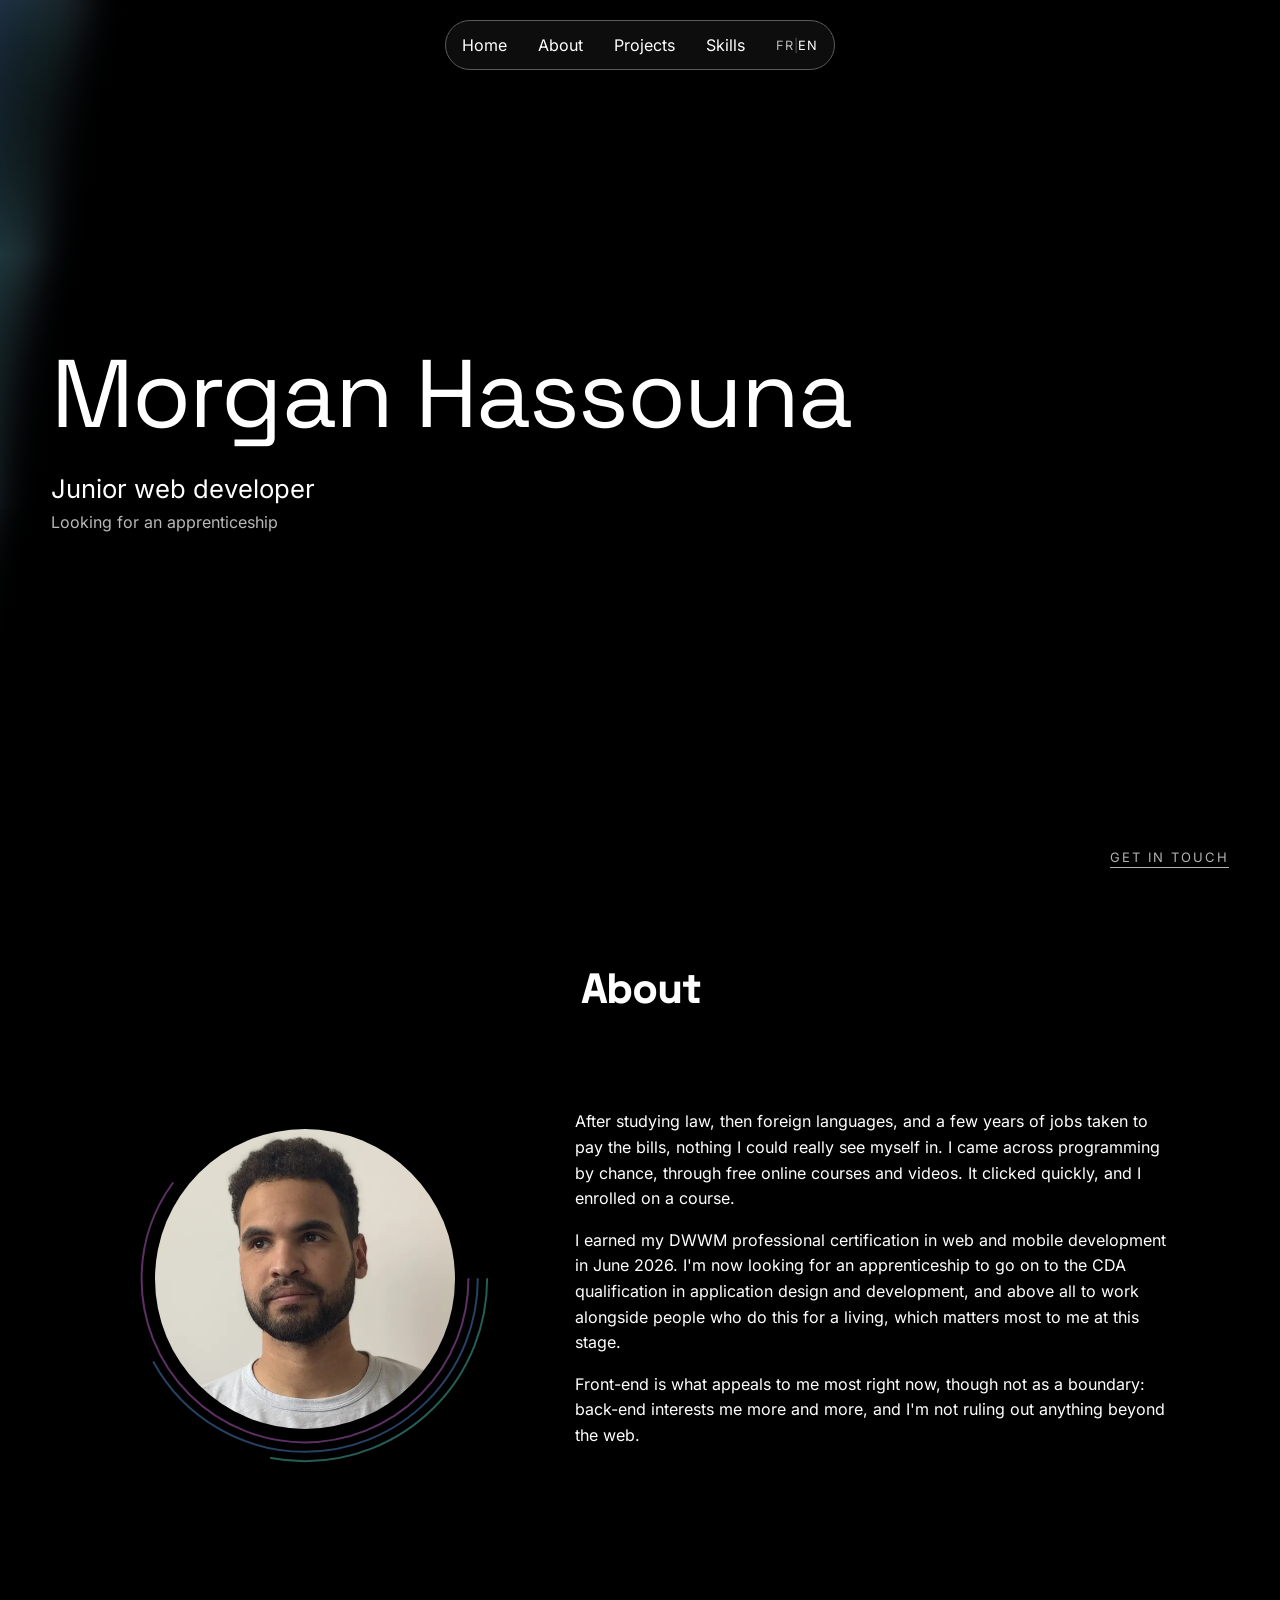
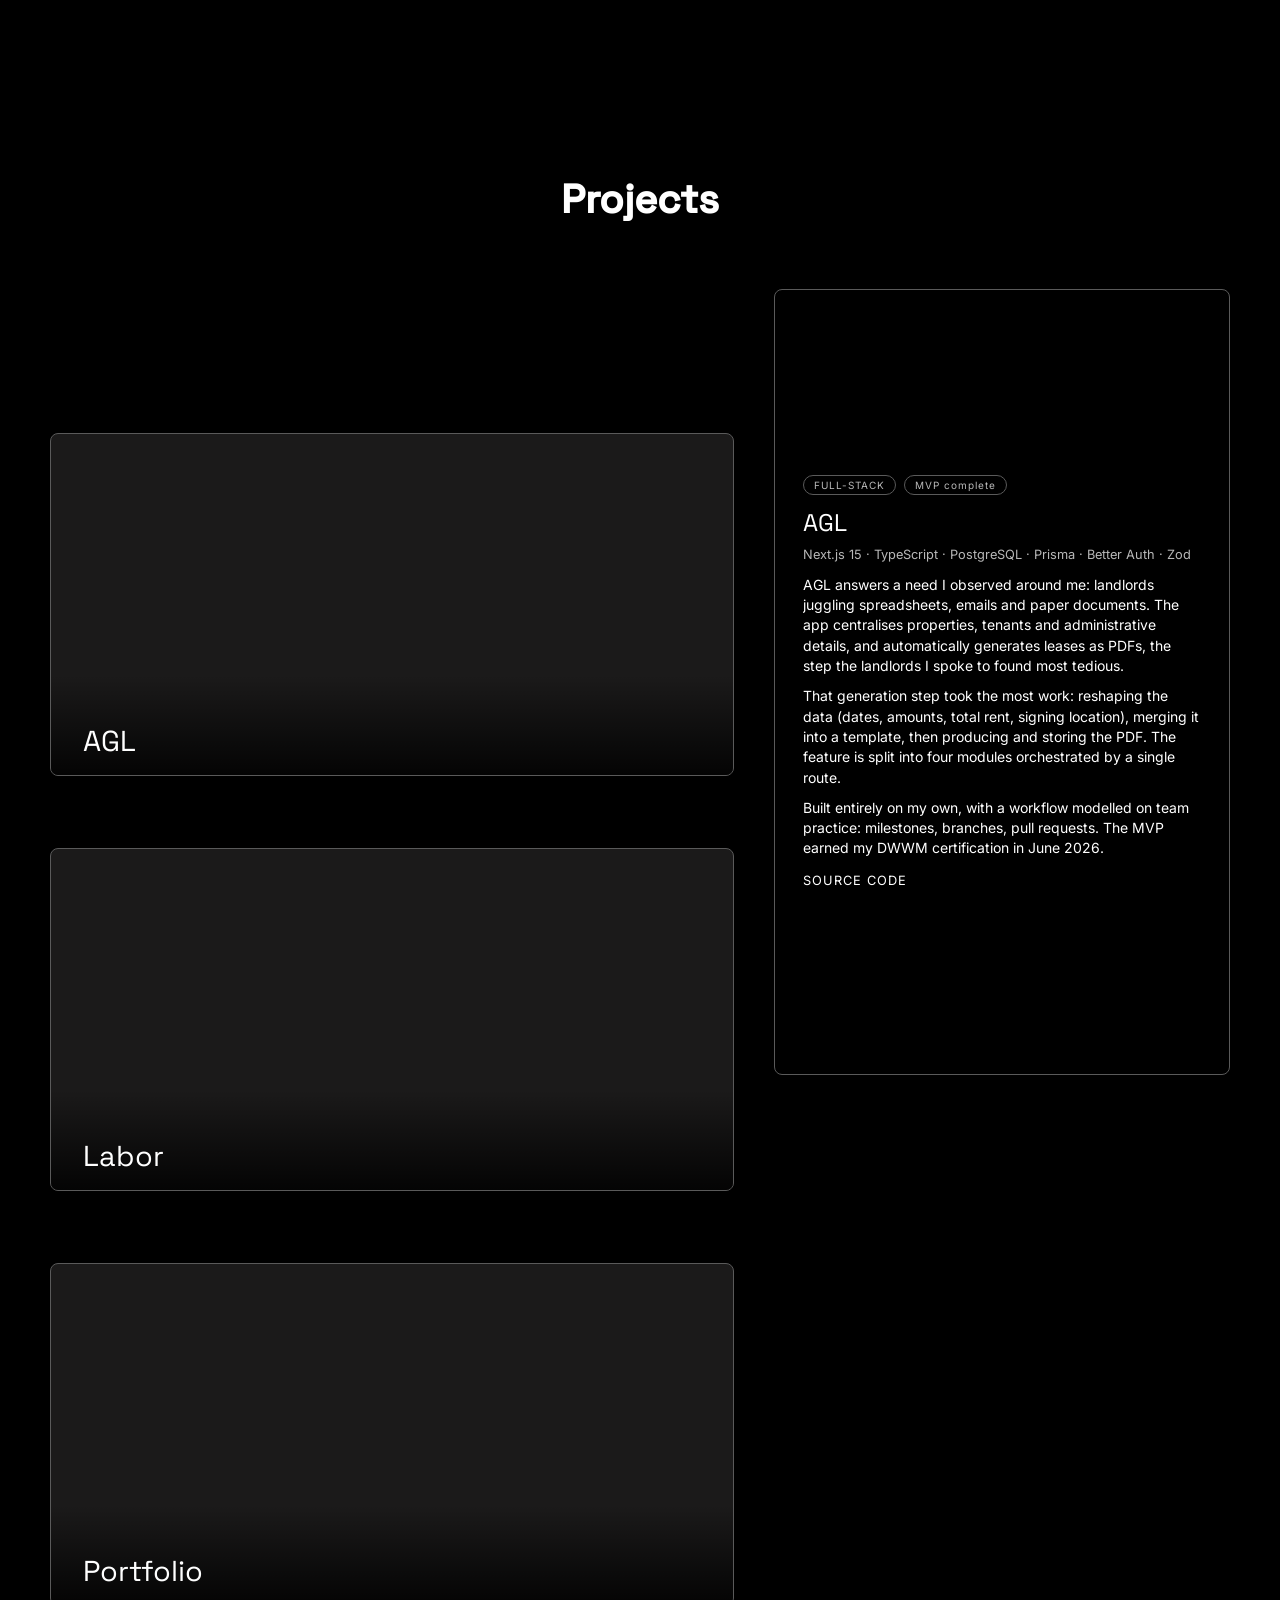
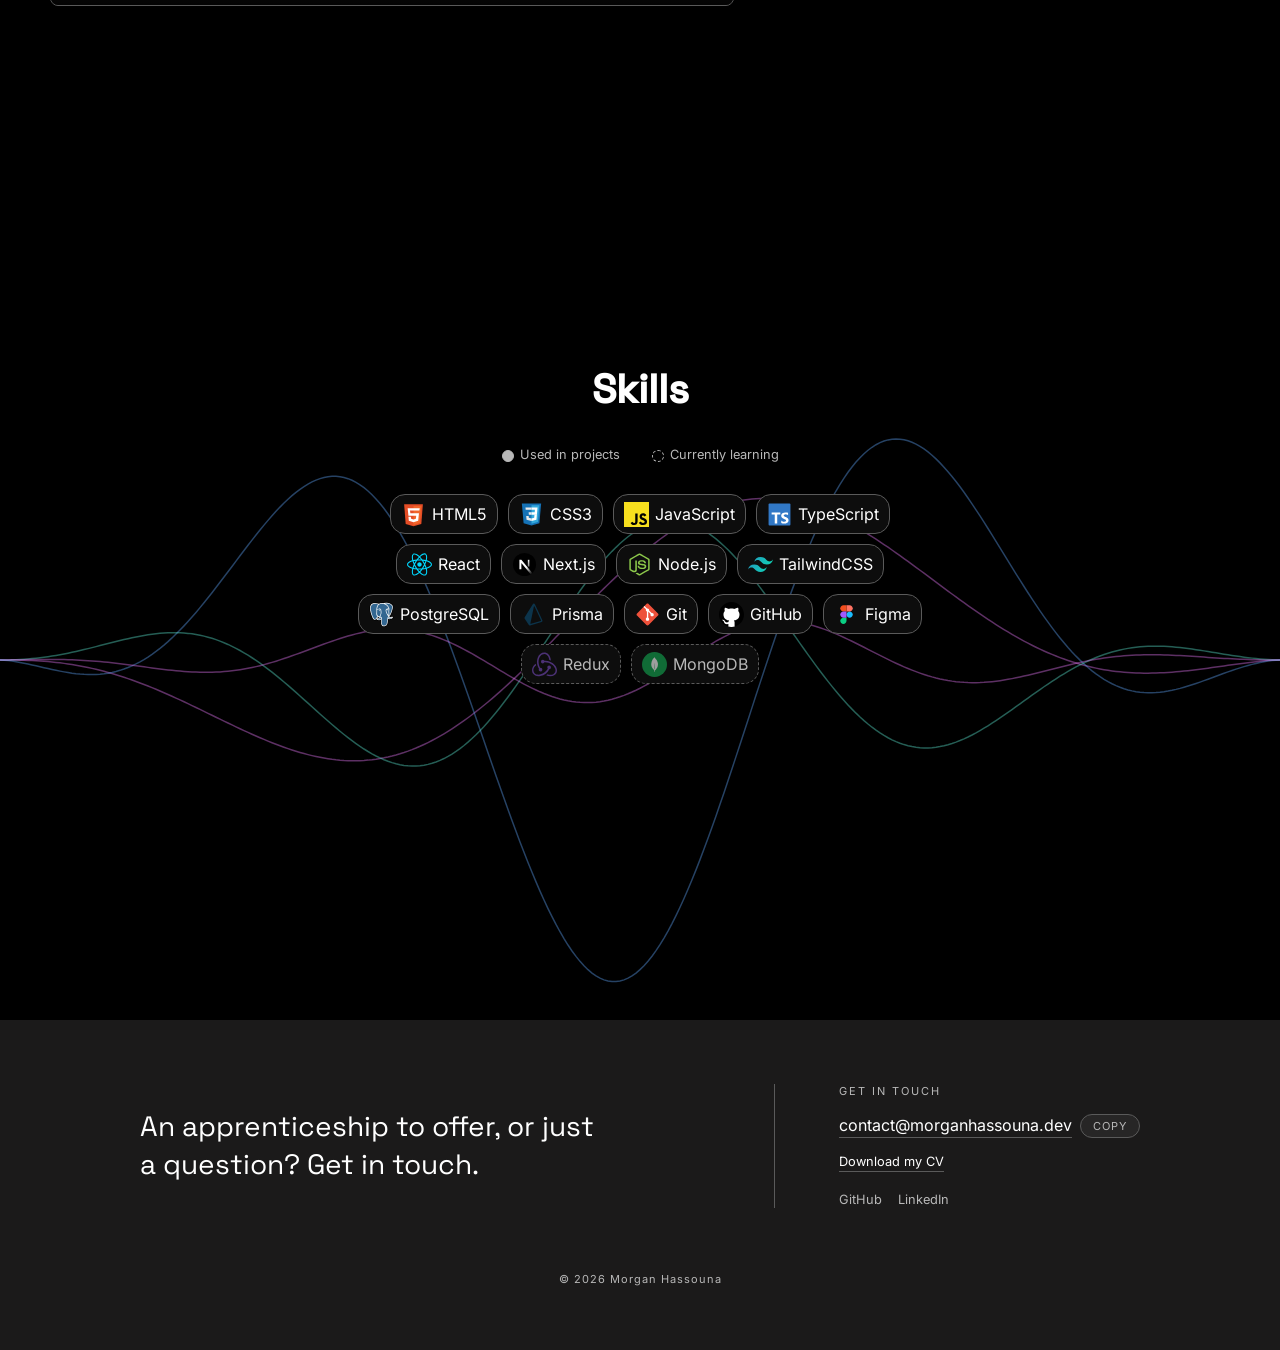
<file: index.html>
<!DOCTYPE html>
<html lang="fr">
<head>
  <meta charset="UTF-8" />
  <meta name="viewport" content="width=device-width, initial-scale=1.0" />

  <title>Morgan Hassouna · Développeur web junior</title>
  <meta name="description" content="Développeur web junior, titre DWWM obtenu en 2026. En recherche d'alternance à Paris, Bordeaux ou Toulouse. Projets en Next.js, React et TypeScript." />

  <!-- Open Graph : image a produire en phase 6 (1200x630) -->
  <meta property="og:type" content="website" />
  <meta property="og:title" content="Morgan Hassouna · Développeur web junior" />
  <meta property="og:description" content="Développeur web junior, titre DWWM obtenu en 2026. En recherche d'alternance à Paris, Bordeaux ou Toulouse." />
  <meta property="og:image" content="PLACEHOLDER_OG_IMAGE" />
  <meta property="og:locale" content="fr_FR" />
  <meta property="og:locale:alternate" content="en_US" />

  <link rel="icon" href="favicon.ico" sizes="32x32" />
  <link rel="icon" href="icon.svg" type="image/svg+xml" />
  <link rel="apple-touch-icon" href="apple-touch-icon.png" />
  <!-- Preload des deux polices du premier ecran : evite le flash de police de secours -->
  <link rel="preload" href="fonts/space-grotesk-latin-400-normal.woff2" as="font" type="font/woff2" crossorigin />
  <link rel="preload" href="fonts/inter-latin-400-normal.woff2" as="font" type="font/woff2" crossorigin />

  <link rel="stylesheet" href="styles.css" />
</head>

<body>

  <!-- ====================================================== NAVBAR ====== -->
  <header>
    <nav id="navbar" class="navbar">
      <ul class="nav-links">
        <li class="navlink"><a href="#s-hero"     data-i18n="nav.home">Accueil</a></li>
        <li class="navlink"><a href="#s-about"    data-i18n="nav.about">À propos</a></li>
        <li class="navlink"><a href="#s-projects" data-i18n="nav.projects">Projets</a></li>
        <li class="navlink"><a href="#s-skills"   data-i18n="nav.skills">Skills</a></li>
        <li class="navlink lang-switch" role="group" data-i18n-aria-label="nav.langAria" aria-label="Changer de langue">
          <button type="button" class="lang-btn is-active" data-lang="fr" lang="fr" aria-label="Français" aria-pressed="true">FR</button>
          <span class="lang-sep" aria-hidden="true">|</span>
          <button type="button" class="lang-btn" data-lang="en" lang="en" aria-label="English" aria-pressed="false">EN</button>
        </li>
      </ul>
    </nav>
  </header>

  <main>

    <!-- ==================================================== HERO ======== -->
    <section id="s-hero" class="hero">
      <div class="mask-h"></div>
      <div class="mask-v"></div>

      <div class="hero-content">
        <div class="hero-identity">
          <h1 class="hero-title" data-i18n="hero.name">Morgan Hassouna</h1>
          <p class="hero-role"   data-i18n="hero.role">Développeur web junior</p>
          <!-- Ligne a vider quand l'alternance est trouvee -->
          <p class="hero-status" data-i18n="hero.status">En recherche d'alternance</p>
        </div>

        <div class="hero-footer">
          <a href="#contact" data-i18n="hero.cta">me contacter</a>
        </div>
      </div>
    </section>

    <!-- ==================================================== ABOUT ======= -->
    <section id="s-about">
      <h2 data-i18n="about.heading">À propos</h2>

      <div class="about-content">
        <div class="about-photo">
          <img src="img/ctn/pdp-about.webp"
               width="600" height="638"
               loading="lazy" decoding="async"
               data-i18n-alt="about.imageAlt"
               alt="Portrait de Morgan Hassouna" />

          <!-- Anneaux decoratifs : reglages dans styles.css, section 1 (--ring-*) -->
          <svg class="about-rings" aria-hidden="true" focusable="false">
            <circle class="ring ring-1" cx="50%" cy="50%" r="41.9%" pathLength="100" />
            <circle class="ring ring-2" cx="50%" cy="50%" r="44.3%" pathLength="100" />
            <circle class="ring ring-3" cx="50%" cy="50%" r="46.7%" pathLength="100" />
          </svg>
        </div>

        <div class="about-text">
          <p data-i18n="about.p1">Des études en droit, puis en langues étrangères et plusieurs années de travail alimentaire, rien dans quoi vraiment me projeter. La programmation, je l'ai croisée par hasard, en suivant des cours gratuits et des vidéos. J'ai vite accroché, et je me suis inscrit à une formation.</p>
          <p data-i18n="about.p2">Titre professionnel Développeur Web et Web Mobile obtenu en juin 2026. Je cherche maintenant une alternance pour enchaîner sur le titre Concepteur Développeur d'Applications et surtout pour travailler aux côtés de gens du métier, ce qui compte le plus à mes yeux à ce stade.</p>
          <p data-i18n="about.p3">Le front-end est ce qui me parle le plus pour l'instant, sans que ce soit une frontière : le back m'intéresse de plus en plus, et je ne m'interdis pas de découvrir autre chose que le web.</p>
        </div>
      </div>
    </section>

    <!-- ==================================================== PROJETS ===== -->
    <!--
      Contenu duplique volontairement : colonne desktop (.project-*) et
      carrousel mobile (.pcard). Toute modification doit etre faite dans les
      deux blocs ET dans content.js. Voir la note en bas de fichier.
      Limite : 780 caracteres par projet pour les paragraphes de description
      cumules (voir styles.css, section 6).
    -->
    <section id="s-projects">
      <div class="project-title">
        <h2 data-i18n="projects.heading">Projets</h2>
      </div>

      <!-- ---------- Desktop : colonne scrollable + panneau sticky ------- -->
      <div class="scroll-section-projects">

        <div class="project-left">
          <article class="project-card" data-project="agl">
            <img src="img/ctn/screen-agl.webp" width="1440" height="725" loading="lazy" decoding="async" data-i18n-alt="agl.imgAlt" alt="Capture de l'application AGL" />
            <h3 data-i18n="agl.name">AGL</h3>
          </article>

          <article class="project-card" data-project="labor">
            <img src="img/ctn/screen-labor.webp" width="1440" height="726" loading="lazy" decoding="async" data-i18n-alt="labor.imgAlt" alt="Capture de la plateforme Labor" />
            <h3 data-i18n="labor.name">Labor</h3>
          </article>

          <article class="project-card" data-project="portfolio">
            <img src="img/ctn/screen-portfolio.webp" width="1440" height="732" loading="lazy" decoding="async" data-i18n-alt="portfolio.imgAlt" alt="Capture de ce portfolio" />
            <h3 data-i18n="portfolio.name">Portfolio</h3>
          </article>
        </div>

        <div class="project-right">
          <div class="project-card-fixed">

            <!-- AGL -->
            <div class="project-panel is-active" data-project="agl">
              <div class="project-badges">
                <span class="project-domain">FULL-STACK</span>
                <span class="project-status" data-i18n="agl.status">MVP terminé</span>
              </div>
              <h3 data-i18n="agl.name">AGL</h3>
              <p class="project-stack">Next.js 15 · TypeScript · PostgreSQL · Prisma · Better Auth · Zod</p>
              <p data-i18n="agl.p1">AGL répond à un besoin observé autour de moi : des propriétaires qui jonglent entre tableurs, mails et documents papier. L'application centralise biens, locataires et informations administratives, et génère automatiquement les baux en PDF, l'étape que les bailleurs jugeaient la plus pénible.</p>
              <p data-i18n="agl.p2">C'est cette génération qui m'a demandé le plus de travail : transformer les données (dates, montants, loyer total, lieu de signature), les fusionner dans un template, puis produire et stocker le PDF. La fonctionnalité est découpée en quatre modules orchestrés par une seule route.</p>
              <p data-i18n="agl.p3">Projet mené seul de bout en bout, avec un workflow calqué sur un travail d'équipe : milestones, branches, Pull Requests. Le MVP a validé mon titre DWWM en juin 2026.</p>
              <div class="project-links">
                <a href="https://github.com/morgandevmh/application-gestion-locative" target="_blank" rel="noopener" data-i18n="projects.source">Code source</a>
              </div>
            </div>

            <!-- Labor -->
            <div class="project-panel" data-project="labor">
              <div class="project-badges">
                <span class="project-domain">FRONT-END</span>
                <span class="project-status" data-i18n="labor.status">Projet de groupe · Stage arrêté</span>
              </div>
              <h3 data-i18n="labor.name">Labor</h3>
              <p class="project-stack">React · TypeScript · Vite · CSS</p>
              <p data-i18n="labor.p1">Labor est un projet de groupe réalisé dans le cadre d'un stage de deux mois à but pédagogique. L'idée était une plateforme de mise en relation des agriculteurs et des travailleurs saisonniers, en s'adressant à l'ensemble de l'espace francophone.</p>
              <p data-i18n="labor.p2">J'ai été chargé d'être le lead front dans ce projet, à la suite de quoi j'ai posé l'identité visuelle du projet : logo et charte graphique v1, utilisée comme référence par l'équipe. Côté code, j'ai défini l'architecture front, les conventions et le design system en tokens CSS, puis développé une partie des tickets : routing, mocks MSW, composants, layouts et landing page.</p>
              <p data-i18n="labor.p3">Le projet s'est arrêté à la fin du stage, aux deux tiers du MVP maquetté.</p>
              <div class="project-links">
                <a href="https://github.com/aymericpbdev/Project-Labor" target="_blank" rel="noopener" data-i18n="projects.source">Code source</a>
              </div>
            </div>

            <!-- Portfolio -->
            <div class="project-panel" data-project="portfolio">
              <div class="project-badges">
                <span class="project-domain">FRONT-END</span>
                <span class="project-status" data-i18n="portfolio.status">En évolution</span>
              </div>
              <h3 data-i18n="portfolio.name">Portfolio</h3>
              <p class="project-stack">HTML · CSS · JavaScript</p>
              <p data-i18n="portfolio.p1">Ce site présente mes projets et en est un lui-même : le code est public, et c'est là que j'expérimente en CSS et JavaScript natifs.</p>
              <p data-i18n="portfolio.p2">J'ai choisi de l'écrire sans framework. Pour une page vitrine, HTML, CSS et JavaScript me suffisaient, et travailler sans couche d'abstraction m'oblige à comprendre ce que je manipule. Avec AGL, ce sont les deux projets de ma première année que je compte faire vivre : l'un pour apprendre un écosystème complet, l'autre pour revenir aux fondamentaux.</p>
              <p data-i18n="portfolio.p3">Je l'envisage comme une vitrine amenée à évoluer au fil de mes envies de tester de nouvelles choses. Le code est organisé dans cet esprit : styles centralisés en variables CSS, et un JavaScript découpé en modules autonomes, chacun se désactivant proprement si la section qu'il pilote n'est pas là.</p>
              <div class="project-links">
                <a href="https://github.com/morgandevmh/portfolio-v2" target="_blank" rel="noopener" data-i18n="projects.source">Code source</a>
              </div>
            </div>

          </div>
        </div>
      </div>

      <!-- ---------- Mobile : carrousel ---------------------------------- -->
      <div class="projects-carousel">

        <article class="pcard" data-project="agl">
          <img class="pcard-img" src="img/ctn/screen-agl.webp" width="1440" height="725" loading="lazy" decoding="async" data-i18n-alt="agl.imgAlt" alt="Capture de l'application AGL" />
          <div class="pcard-body">
            <span class="pcard-domain">FULL-STACK</span>
            <h3 class="pcard-name" data-i18n="agl.name">AGL</h3>
            <span class="pcard-stack">Next.js 15 · TypeScript · PostgreSQL · Prisma</span>
            <p class="pcard-summary" data-i18n="agl.summary">Application de gestion locative full-stack : biens, locataires, baux et génération automatique de contrats PDF. Projet de certification DWWM.</p>
            <div class="pcard-footer">
              <a class="pcard-link" href="https://github.com/morgandevmh/application-gestion-locative" target="_blank" rel="noopener" data-i18n="projects.source">Code source</a>
              <button type="button" class="pcard-more" data-i18n-aria-label="projects.ariaOpen" aria-label="Voir la description">+</button>
            </div>
          </div>
          <div class="pcard-panel">
            <h3 class="pcard-panel-name" data-i18n="agl.name">AGL</h3>
            <div class="pcard-desc">
              <p data-i18n="agl.p1">AGL répond à un besoin observé autour de moi : des propriétaires qui jonglent entre tableurs, mails et documents papier. L'application centralise biens, locataires et informations administratives, et génère automatiquement les baux en PDF, l'étape que les bailleurs jugeaient la plus pénible.</p>
              <p data-i18n="agl.p2">C'est cette génération qui m'a demandé le plus de travail : transformer les données (dates, montants, loyer total, lieu de signature), les fusionner dans un template, puis produire et stocker le PDF. La fonctionnalité est découpée en quatre modules orchestrés par une seule route.</p>
              <p data-i18n="agl.p3">Projet mené seul de bout en bout, avec un workflow calqué sur un travail d'équipe : milestones, branches, Pull Requests. Le MVP a validé mon titre DWWM en juin 2026.</p>
            </div>
            <button type="button" class="pcard-less" data-i18n-aria-label="projects.ariaClose" aria-label="Fermer la description">&minus;</button>
          </div>
        </article>

        <article class="pcard" data-project="labor">
          <img class="pcard-img" src="img/ctn/screen-labor.webp" width="1440" height="726" loading="lazy" decoding="async" data-i18n-alt="labor.imgAlt" alt="Capture de la plateforme Labor" />
          <div class="pcard-body">
            <span class="pcard-domain">FRONT-END</span>
            <h3 class="pcard-name" data-i18n="labor.name">Labor</h3>
            <span class="pcard-stack">React · TypeScript · Vite</span>
            <p class="pcard-summary" data-i18n="labor.summary">Plateforme de mise en relation entre agriculteurs et travailleurs saisonniers. Projet de groupe réalisé en stage, où j'étais lead front.</p>
            <div class="pcard-footer">
              <a class="pcard-link" href="https://github.com/aymericpbdev/Project-Labor" target="_blank" rel="noopener" data-i18n="projects.source">Code source</a>
              <button type="button" class="pcard-more" data-i18n-aria-label="projects.ariaOpen" aria-label="Voir la description">+</button>
            </div>
          </div>
          <div class="pcard-panel">
            <h3 class="pcard-panel-name" data-i18n="labor.name">Labor</h3>
            <div class="pcard-desc">
              <p data-i18n="labor.p1">Labor est un projet de groupe réalisé dans le cadre d'un stage de deux mois à but pédagogique. L'idée était une plateforme de mise en relation des agriculteurs et des travailleurs saisonniers, en s'adressant à l'ensemble de l'espace francophone.</p>
              <p data-i18n="labor.p2">J'ai été chargé d'être le lead front dans ce projet, à la suite de quoi j'ai posé l'identité visuelle du projet : logo et charte graphique v1, utilisée comme référence par l'équipe. Côté code, j'ai défini l'architecture front, les conventions et le design system en tokens CSS, puis développé une partie des tickets : routing, mocks MSW, composants, layouts et landing page.</p>
              <p data-i18n="labor.p3">Le projet s'est arrêté à la fin du stage, aux deux tiers du MVP maquetté.</p>
            </div>
            <button type="button" class="pcard-less" data-i18n-aria-label="projects.ariaClose" aria-label="Fermer la description">&minus;</button>
          </div>
        </article>

        <article class="pcard" data-project="portfolio">
          <img class="pcard-img" src="img/ctn/screen-portfolio.webp" width="1440" height="732" loading="lazy" decoding="async" data-i18n-alt="portfolio.imgAlt" alt="Capture de ce portfolio" />
          <div class="pcard-body">
            <span class="pcard-domain">FRONT-END</span>
            <h3 class="pcard-name" data-i18n="portfolio.name">Portfolio</h3>
            <span class="pcard-stack">HTML · CSS · JavaScript</span>
            <p class="pcard-summary" data-i18n="portfolio.summary">Portfolio personnel en HTML, CSS et JavaScript vanilla. Vitrine de mon travail autant que terrain d'expérimentation.</p>
            <div class="pcard-footer">
              <a class="pcard-link" href="https://github.com/morgandevmh/portfolio-v2" target="_blank" rel="noopener" data-i18n="projects.source">Code source</a>
              <button type="button" class="pcard-more" data-i18n-aria-label="projects.ariaOpen" aria-label="Voir la description">+</button>
            </div>
          </div>
          <div class="pcard-panel">
            <h3 class="pcard-panel-name" data-i18n="portfolio.name">Portfolio</h3>
            <div class="pcard-desc">
              <p data-i18n="portfolio.p1">Ce site présente mes projets et en est un lui-même : le code est public, et c'est là que j'expérimente en CSS et JavaScript natifs.</p>
              <p data-i18n="portfolio.p2">J'ai choisi de l'écrire sans framework. Pour une page vitrine, HTML, CSS et JavaScript me suffisaient, et travailler sans couche d'abstraction m'oblige à comprendre ce que je manipule. Avec AGL, ce sont les deux projets de ma première année que je compte faire vivre : l'un pour apprendre un écosystème complet, l'autre pour revenir aux fondamentaux.</p>
              <p data-i18n="portfolio.p3">Je l'envisage comme une vitrine amenée à évoluer au fil de mes envies de tester de nouvelles choses. Le code est organisé dans cet esprit : styles centralisés en variables CSS, et un JavaScript découpé en modules autonomes, chacun se désactivant proprement si la section qu'il pilote n'est pas là.</p>
            </div>
            <button type="button" class="pcard-less" data-i18n-aria-label="projects.ariaClose" aria-label="Fermer la description">&minus;</button>
          </div>
        </article>

      </div>
    </section>

    <!-- ==================================================== SKILLS ====== -->
    <section id="s-skills">
      <!-- Vagues decoratives : reglages dans styles.css, section 1 (--waves-*) -->
      <canvas class="skills-waves" aria-hidden="true"></canvas>

      <h2 data-i18n="skills.heading">Skills</h2>

      <p class="skills-legend">
        <span class="legend-item legend-practiced" data-i18n="skills.practiced">Utilisées en projet</span>
        <span class="legend-item legend-learning"  data-i18n="skills.learning">En cours d'apprentissage</span>
      </p>

      <div class="skills-list">
        <div class="skills-card card-R"><img src="icon/skills-icon/html-5-svgrepo-com.svg" alt="" aria-hidden="true" />HTML5</div>
        <div class="skills-card card-L"><img src="icon/skills-icon/css-svgrepo-com.svg" alt="" aria-hidden="true" />CSS3</div>
        <div class="skills-card card-R"><img src="icon/skills-icon/javascript-svgrepo-com.svg" alt="" aria-hidden="true" />JavaScript</div>
        <div class="skills-card card-L"><img src="icon/skills-icon/typescript-official-svgrepo-com.svg" alt="" aria-hidden="true" />TypeScript</div>
        <div class="skills-card card-R"><img src="icon/skills-icon/react-svgrepo-com.svg" alt="" aria-hidden="true" />React</div>
        <div class="skills-card card-L"><img src="icon/skills-icon/Symbol.svg" alt="" aria-hidden="true" />Next.js</div>
        <div class="skills-card card-R"><img src="icon/skills-icon/node-js-svgrepo-com.svg" alt="" aria-hidden="true" />Node.js</div>
        <div class="skills-card card-L"><img src="icon/skills-icon/tailwindcss-icon-svgrepo-com.svg" alt="" aria-hidden="true" />TailwindCSS</div>
        <div class="skills-card card-R"><img src="icon/skills-icon/postgresql-svgrepo-com.svg" alt="" aria-hidden="true" />PostgreSQL</div>
        <div class="skills-card card-L"><img src="icon/skills-icon/light-prisma-svgrepo-com.svg" alt="" aria-hidden="true" />Prisma</div>
        <div class="skills-card card-R"><img src="icon/skills-icon/git-svgrepo-com.svg" alt="" aria-hidden="true" />Git</div>
        <div class="skills-card card-L"><img src="icon/skills-icon/github_logo_icon_229278.svg" alt="" aria-hidden="true" />GitHub</div>
        <div class="skills-card card-R"><img src="icon/skills-icon/figma-svgrepo-com.svg" alt="" aria-hidden="true" />Figma</div>

        <div class="skills-card card-L is-learning" data-i18n-title="skills.learning" title="En cours d'apprentissage">
          <img src="icon/skills-icon/redux-svgrepo-com.svg" alt="" aria-hidden="true" />Redux
        </div>
        <div class="skills-card card-R is-learning" data-i18n-title="skills.learning" title="En cours d'apprentissage">
          <img src="icon/skills-icon/mongodb-svgrepo-com.svg" alt="" aria-hidden="true" />MongoDB
        </div>
      </div>
    </section>

  </main>

  <!-- ====================================================== FOOTER ====== -->
  <footer id="contact">
    <div class="footer-inner">
      <!-- Ligne a retirer quand l'alternance est trouvee (vider la cle footer.cta) -->
      <p class="footer-cta" data-i18n="footer.cta">Une alternance à proposer, ou simplement une question ? Écrivez-moi.</p>

      <div class="footer-contact">
        <span class="footer-label" data-i18n="footer.label">Me contacter</span>

        <div class="footer-mail">
          <a href="mailto:contact@morganhassouna.dev">contact@morganhassouna.dev</a>
          <button type="button" class="footer-copy"
                  data-mail="contact@morganhassouna.dev"
                  data-i18n="footer.copy"
                  data-i18n-aria-label="footer.ariaCopy"
                  aria-label="Copier l'adresse email">copier</button>
        </div>

        <a class="footer-cv" href="PLACEHOLDER_CV_PDF" download data-i18n="footer.cv">Télécharger mon CV</a>

        <ul class="footer-links">
          <li><a href="https://github.com/morgandevmh" target="_blank" rel="noopener">GitHub</a></li>
          <li><a href="https://www.linkedin.com/in/morgan-hassouna" target="_blank" rel="noopener">LinkedIn</a></li>
        </ul>
      </div>
    </div>

    <p class="footer-signature">© 2026 Morgan Hassouna</p>
  </footer>

  <script type="module" src="script.js"></script>
</body>
</html>

<!--
  ==========================================================================
  NOTES D'INTEGRATION
  --------------------------------------------------------------------------
  PLACEHOLDERS a remplir avant deploiement (Ctrl+F "PLACEHOLDER") :
    PLACEHOLDER_CV_PDF
    PLACEHOLDER_OG_IMAGE      (phase 6)

  IMAGES : les attributs width/height doivent correspondre aux dimensions
  reelles des fichiers, sinon la reservation d'espace est fausse et le
  layout saute au chargement. Captures projets en 2:1, portrait carre.

  CONVENTION data-i18n :
    data-i18n="cle"            -> remplace textContent
    data-i18n-alt="cle"        -> remplace l'attribut alt
    data-i18n-title="cle"      -> remplace l'attribut title
    data-i18n-aria-label="cle" -> remplace l'attribut aria-label
    Une cle absente du dictionnaire laisse le texte en place.

  DUPLICATION ASSUMEE : chaque projet apparait 2x dans ce fichier
  (panneau desktop + carte mobile) et 2x dans content.js (fr + en).
  Toute modification de texte doit etre reportee aux 4 endroits.
  Seuil de bascule vers une generation JS : environ 5 projets.

  LIMITE DE TEXTE : 780 caracteres par projet pour les paragraphes de
  description cumules (detail dans styles.css, section 6).
  ==========================================================================
-->
</file>
<file: styles.css>
/* ==========================================================================
   PORTFOLIO : Morgan Hassouna
   --------------------------------------------------------------------------
   SOMMAIRE
     0.  Polices (fichiers locaux)
     1.  Variables
     2.  Reset & base
     3.  Navbar (+ toggle de langue)
     4.  Hero
     5.  About
     6.  Projects : desktop (sticky)
     7.  Projects : cartes mobile (.pcard)
     8.  Skills
     9.  Footer
     10. Responsive : <= 1279px (projets : colonnes a parts egales)
     11. Responsive : <= 1024px
     12. Responsive : <= 900px (projets : bascule vers le carrousel)
     13. Responsive : <= 600px
     14. Accessibilite : prefers-reduced-motion
     15. Page 404
   ========================================================================== */


/* 0. POLICES ---------------------------------------------------------------------------------------------------------------- 
   Fichiers servis depuis le depot (dossier /fonts), pas depuis Google Fonts :
   un aller-retour reseau en moins et aucune dependance externe.
   Sous-ensemble latin uniquement, format woff2.
   font-display: swap -> le texte s'affiche tout de suite dans la police de
   secours, puis bascule quand le fichier est charge. */

   @font-face {
    font-family: "Space Grotesk";
    src: url("fonts/space-grotesk-latin-400-normal.woff2") format("woff2");
    font-weight: 400;
    font-style: normal;
    font-display: swap;
  }
  
  @font-face {
    font-family: "Space Grotesk";
    src: url("fonts/space-grotesk-latin-500-normal.woff2") format("woff2");
    font-weight: 500;
    font-style: normal;
    font-display: swap;
  }
  
  @font-face {
    font-family: "Inter";
    src: url("fonts/inter-latin-400-normal.woff2") format("woff2");
    font-weight: 400;
    font-style: normal;
    font-display: swap;
  }
  
  @font-face {
    font-family: "Inter";
    src: url("fonts/inter-latin-500-normal.woff2") format("woff2");
    font-weight: 500;
    font-style: normal;
    font-display: swap;
  }
  
  
  /* 1. VARIABLES ------------------------------------------------------------------------------------------------------------ */
  :root {
    /* Palette constante */
    --palette-black: #000;
    --palette-white: #ffffff;
  
    /* Couleurs */
    --color-bg-page:        var(--palette-black);
    --color-bg-elevated:    #1b1a1a;
    --color-bg-glass:       rgba(255, 255, 255, 0.05);
    --color-bg-card:        #0d0d0d;   /* rendu de --color-bg-glass sur fond noir, mais opaque */
    --color-text-primary:   var(--palette-white);
    --color-text-secondary: #b8b8b8;
    --color-border:         rgba(90, 90, 90, 1);
    --color-accent:         #3fb3bd;   /* provisoire (phase 6) : 6.9:1 sur bg-elevated, 8.4:1 sur noir */
  
    /* Couleurs Rainbow (hero) */
    --color-rainbow-1: rgb(232, 121, 249);
    --color-rainbow-2: rgb(96, 165, 250);
    --color-rainbow-3: rgb(94, 234, 212);
  
    /* Typographie */
    --font-title:      "Space Grotesk", "Helvetica Neue", Arial, sans-serif;
    --font-text:       "Inter", "Helvetica Neue", Arial, sans-serif;
    --font-size-h1:    clamp(2.75rem, 10vw, 6rem);
    --font-size-h2:    2.5rem;
    --font-size-h3:    1.8rem;
    --font-size-body:  1rem;
    --font-size-small: 0.8rem;
  
    /* Espacements */
    --space-xs: 8px;
    --space-sm: 16px;
    --space-md: 32px;
    --space-lg: 64px;
    --space-xl: 128px;
  
    /* Effets */
    --blur-glass:  blur(5px);
    --radius-sm:   8px;
    --radius-md:   15px;
    --radius-lg:   20px;
    --radius-pill: 40px;
    --border-1:    solid 1px var(--color-border);
  
    /* Animations */
    --transition-fast: 0.2s ease;
    --transition-slow: 1.5s ease;
  
    /* Z-index */
    --z-content: 10;
    --z-navbar:  50;
  
    /* Hero Rainbow: lu par script.js au chargement */
    --rainbow-count:     25;
    --rainbow-animation: 45s;
  
    /* Projets : espace ajoute en haut et en bas de la colonne de gauche pour que
       la premiere et la derniere carte se rapprochent du centre du panneau sticky.
       Valeur approchee : l'ecart exact varie legerement selon la taille d'ecran. */
    --project-align-offset: 16vh;
  
    /* Anneaux autour de la photo (About) */
    --ring-width:   2px;    /* epaisseur du trait */
    --ring-opacity: 0.4;    /* intensite : 0 = invisible, 1 = couleur pleine */
    --ring-speed:   1;      /* multiplicateur : 2 = deux fois plus vite, 0.5 = deux fois plus lent */
  
    /* Vagues en arriere-plan (Skills) : lues par script.js au chargement */
    --waves-count:     4;     /* nombre de lignes */
    --waves-amplitude: 1;     /* 1 = 100 % : hauteur max des vagues, de 0 a 1 */
    --waves-speed:     0.5;   /* multiplicateur : 1 = vitesse de reference */
    --waves-opacity:   0.4;   /* intensite : 0 = invisible, 1 = couleur pleine */
  
    /* Navbar */
    --navbar-h-mobile: 60px;
    --navbar-offset:   90px;   /* hauteur navbar desktop + marge, pour les ancres */
  }
  
  
  /* 2. RESET & BASE ----------------------------------------------------------------------------------------------------------- */
  * {
    box-sizing: border-box;
    margin: 0;
    padding: 0;
  }
  
  html {
    scroll-behavior: smooth;
  }
  
  body {
    background-color: var(--color-bg-page);
    color: var(--color-text-primary);
    font-family: var(--font-text);
    transition: background-color var(--transition-slow), color var(--transition-fast);
  }
  
  /* Contour de focus clavier : le contour natif est quasi invisible sur fond noir */
  :focus-visible {
    outline: 2px solid var(--color-text-primary);
    outline-offset: 3px;
  }
  
  /* Les titres de section ne passent plus sous la navbar fixe au clic sur une ancre */
  section[id^="s-"] {
    scroll-margin-top: var(--navbar-offset);
  }
  
  
  /* 3. NAVBAR ----------------------------------------------------------------------------------------------------------------- */
  .navbar {
    width: 100%;
    height: 50px;
    margin-top: 20px;
    display: flex;
    justify-content: center;
    align-items: center;
    position: fixed;
    z-index: var(--z-navbar);
  }
  
  .navbar .nav-links {
    height: 100%;
    display: flex;
    align-items: center;
    gap: 15px;
    background-color: var(--color-bg-glass);
    border: var(--border-1);
    backdrop-filter: var(--blur-glass);
    border-radius: var(--radius-pill);
    padding: var(--space-xs);
  }
  
  .navbar .nav-links .navlink {
    list-style: none;
    margin: 0 var(--space-xs);
    transition: color var(--transition-fast);
  }
  
  .navbar .nav-links .navlink a {
    text-decoration: none;
    color: var(--color-text-primary);
    font-size: var(--font-size-body);
    font-family: var(--font-text);
    position: relative;
  }
  
  .navbar .nav-links .navlink a::after {
    content: '';
    position: absolute;
    bottom: -4px;
    left: 0;
    width: 100%;
    height: 2px;
    background-color: var(--palette-white);
    transform: scaleX(0);
    transform-origin: left;
    transition: transform var(--transition-fast);
  }
  
  .navbar .nav-links .navlink a:hover::after {
    transform: scaleX(1);
  }
  
  /* Toggle de langue : neutralise le style natif des <button>.
     Le role="group" est porte par .lang-group et non par le <li>, sinon
     celui-ci perd son role de listitem et sort de la liste. */
  .navbar .nav-links .lang-switch {
    display: flex;
    align-items: center;
  }
  
  .lang-group {
    display: flex;
    align-items: center;
    gap: 6px;
  }
  
  .lang-btn {
    background: none;
    border: 0;
    padding: 0;
    font: inherit;
    font-size: var(--font-size-small);
    letter-spacing: 1px;
    color: var(--color-text-secondary);
    cursor: pointer;
    transition: color var(--transition-fast);
  }
  
  .lang-btn:hover,
  .lang-btn.is-active {
    color: var(--color-text-primary);
  }
  
  .lang-sep {
    font-size: var(--font-size-small);
    color: var(--color-border);
  }
  
  
  /* 4. HERO ------------------------------------------------------------------------------------------------------------------- */
  .hero {
    position: relative;
    width: 100%;
    height: 100vh;
    overflow: hidden;
    background: var(--color-bg-page);
  }
  
  /* Degrade de raccord vers la section suivante */
  .hero::after {
    content: '';
    position: absolute;
    bottom: 0;
    left: 0;
    width: 100%;
    height: 30vh;
    background: linear-gradient(to bottom, transparent, var(--color-bg-page));
    pointer-events: none;
    z-index: 5;
  }
  
  /* --- Effet Rainbow (divs generees par le script) --- */
  .rainbow {
    position: absolute;
    top: 0;
    width: 0;
    height: 100vh;
    transform: rotate(10deg);
    transform-origin: top right;
    animation-name: slide;
    animation-timing-function: linear;
    animation-iteration-count: infinite;
  }
  
  @keyframes slide {
    from { right: -25vw; }
    to   { right: 125vw; }
  }
  
  /* Masques de fondu */
  .mask-h {
    position: absolute;
    bottom: 0;
    left: 0;
    width: 100vw;
    height: 0;
    box-shadow: 0 0 50vh 40vh var(--color-bg-page);
    pointer-events: none;
  }
  
  .mask-v {
    position: absolute;
    bottom: 0;
    left: 0;
    width: 0;
    height: 100vh;
    box-shadow: 0 0 35vw 25vw var(--color-bg-page);
    pointer-events: none;
  }
  
  .hero-content {
    position: relative;
    z-index: var(--z-content);
    width: 100%;
    height: 100%;
    display: grid;
    grid-template-rows: 1fr auto;
    padding: clamp(20px, 4vw, 32px) clamp(20px, 4vw, 56px);
    pointer-events: none;
  }
  
  /* Le conteneur est desormais l'enfant de la grille : c'est lui qu'on centre */
  .hero-identity {
    align-self: center;
    max-width: 90%;
  }
  
  .hero-title {
    font-family: var(--font-title);
    font-size: var(--font-size-h1);
    font-weight: 400;
    line-height: 0.95;
    letter-spacing: -0.02em;
  }
  
  /* Provisoire : hierarchie typographique definitive en phase 6 */
  .hero-role {
    margin-top: var(--space-md);
    font-size: clamp(1.1rem, 2.5vw, 1.6rem);
  }
  
  .hero-status {
    margin-top: var(--space-xs);
    font-size: var(--font-size-body);
    color: var(--color-text-secondary);
  }
  
  .hero-footer {
    display: flex;
    justify-content: flex-end;
    align-items: flex-end;
    gap: var(--space-sm);
    font-size: 13px;
    letter-spacing: 2px;
    text-transform: uppercase;
    opacity: 0.7;
  }
  
  .hero-footer a {
    pointer-events: auto;
    text-decoration: none;
    color: var(--color-text-primary);
    font-size: 13px;
    letter-spacing: 2px;
    text-transform: uppercase;
    opacity: 1;
    border-bottom: 1px solid currentColor;
    padding-bottom: 2px;
  }
  
  
  /* 5. ABOUT ------------------------------------------------------------------------------------------------------------------ */
  #s-about {
    min-height: 80vh;
    width: 100%;
    display: flex;
    align-items: center;
    flex-direction: column;
  }
  
  #s-about h2 {
    font-size: var(--font-size-h2);
    font-family: var(--font-title);
    margin: var(--space-lg) 0;
  }
  
  #s-about .about-content {
    display: flex;
    flex-direction: row;
    justify-content: center;
    align-items: center;
    gap: 70px;
  }
  
  /* Conteneur photo + anneaux : les anneaux se calent sur la taille de la photo */
  #s-about .about-photo {
    position: relative;
    flex-shrink: 0;
    margin: 50px;
  }
  
  #s-about .about-photo img {
    display: block;
    height: 300px;
    width: 300px;
    border-radius: 50%;
    object-fit: cover;
  }
  
  /* Le SVG deborde de 15 % autour de la photo. Pas de viewBox : les rayons
     sont en % (ils suivent la taille de la photo), mais l'epaisseur reste en
     px reels, identique a toutes les tailles d'ecran. */
  .about-rings {
    position: absolute;
    top: -15%;
    left: -15%;
    width: 130%;
    height: 130%;
    overflow: visible;
    pointer-events: none;
  }
  
  .about-rings .ring {
    fill: none;
    stroke-width: var(--ring-width);
    stroke-opacity: var(--ring-opacity);
    stroke-linecap: round;
    transform-box: view-box;
    transform-origin: 50% 50%;
    animation: ring-spin linear infinite;
  }
  
  /* stroke-dasharray : part visible du cercle en %, sur 100 (pathLength) */
  .about-rings .ring-1 {
    stroke: var(--color-rainbow-1);
    stroke-dasharray: 60 100;
    animation-duration: calc(12s / var(--ring-speed));
  }
  
  .about-rings .ring-2 {
    stroke: var(--color-rainbow-2);
    stroke-dasharray: 42 100;
    animation-duration: calc(19s / var(--ring-speed));
    animation-direction: reverse;
  }
  
  .about-rings .ring-3 {
    stroke: var(--color-rainbow-3);
    stroke-dasharray: 28 100;
    animation-duration: calc(29s / var(--ring-speed));
  }
  
  @keyframes ring-spin {
    to { transform: rotate(360deg); }
  }
  
  /* Remplace l'ancienne regle sur chaque <p> (300px de haut chacun) */
  #s-about .about-text {
    width: 600px;
    max-width: 100%;
    display: flex;
    flex-direction: column;
    justify-content: center;
    gap: var(--space-sm);
    font-size: var(--font-size-body);
    line-height: 1.6;
  }
  
  
  /* 6. PROJECTS desktop (colonne scrollable + card sticky) -------------------------------------------------------------------- */
  #s-projects {
    width: 100%;
    padding-top: 10vh;
  }
  
  #s-projects .project-title {
    display: flex;
    justify-content: center;
    align-items: center;
    margin: var(--space-lg) 0;
  }
  
  #s-projects h2 {
    font-size: var(--font-size-h2);
    font-family: var(--font-title);
  }
  
  .scroll-section-projects {
    display: flex;
    width: 100%;
    padding: 0 50px 50px 50px;
    gap: 40px;
  }
  
  .project-left {
    flex: 3 1 0;          /* 60 / 40 avec la colonne de droite, gap deduit */
    min-width: 0;
    display: flex;
    flex-direction: column;
    gap: 8vh;
    padding-block: var(--project-align-offset);
  }
  
  /* La card se cale sur l'image : captures en 2:1, aucun rognage.
     Une seule image par projet sert au desktop et au mobile. */
  .project-card {
    position: relative;
    background-color: var(--color-bg-elevated);
    border: var(--border-1);
    border-radius: var(--radius-sm);
    overflow: hidden;
    display: flex;
    flex-direction: column;
  }
  
  .project-card img {
    flex: none;
    aspect-ratio: 2 / 1;
    width: 100%;
    height: auto;          /* neutralise l'attribut height= de la balise, qui
                              desactiverait aspect-ratio */
    display: block;
    object-fit: cover;
  }
  
  /* Titre en surimpression, sur un degrade qui le detache de l'image */
  .project-card h3 {
    position: absolute;
    left: 0;
    right: 0;
    bottom: 0;
    padding: 48px var(--space-md) var(--space-sm);
    background: linear-gradient(to top, rgba(0, 0, 0, 0.85), transparent);
    font-family: var(--font-title);
    font-size: var(--font-size-h3);
    font-weight: 400;
  }
  
  .project-right {
    flex: 2 1 0;
    min-width: 0;
    position: relative;
    /* Pas de hauteur explicite : en flex ligne, la colonne s'etire a la
       hauteur de .project-left, quel que soit le nombre de projets. */
  }
  
  /* Grille au lieu de flex : les panneaux se superposent dans la meme cellule,
     la carte ne change pas de hauteur a chaque bascule, et plus de debordement
     vers le haut (cause du chevauchement avec le About).
     Le panneau demarre sous la navbar et occupe le reste de l'ecran. */
  .project-card-fixed {
    position: sticky;
    top: var(--navbar-offset);
    height: calc(100vh - var(--navbar-offset) - 24px);
    background-color: var(--palette-black);
    border: var(--border-1);
    border-radius: var(--radius-sm);
    padding: 28px;
    display: grid;
  }
  
  /* Un seul panneau visible. visibility: hidden retire aussi les
     panneaux inactifs de l'arbre d'accessibilite.
  
     LIMITE DE TEXTE : desktop sans scroll
     780 caracteres maximum par projet : paragraphes de description cumules,
     espaces compris (hors titre, badges, stack et lien).
     Verifie en FR et en EN de 1024x650 a 1920x950. Au-dela de la limite,
     le bas du texte est coupe : pas de scroll interne, volontairement.
     Toute modification de font-size, line-height ou padding de ce bloc
     change cette limite : la re-verifier.
  
     overflow: hidden et non auto : un panneau scrollable, meme de quelques
     pixels, capture le geste de scroll et bloque celui de la page. */
  .project-panel {
    grid-area: 1 / 1;
    align-self: center;
    max-height: 100%;
    overflow: hidden;
    opacity: 0;
    visibility: hidden;
    transition: opacity var(--transition-fast), visibility 0s linear 0.2s;
  }
  
  .project-panel.is-active {
    opacity: 1;
    visibility: visible;
    transition: opacity var(--transition-fast);
  }
  
  .project-panel h3 {
    margin-bottom: var(--space-xs);
    font-family: var(--font-title);
    font-size: 1.5rem;
    font-weight: 400;
    color: var(--color-text-primary);
  }
  
  .project-panel p {
    margin-bottom: 10px;
    font-size: 0.875rem;   /* Inter porte plus haut que Georgia a taille egale :
                              0.9rem debordait de 28px sur un ecran de 650px de haut */
    line-height: 1.45;
    color: var(--color-text-primary);
  }
  
  .project-panel .project-stack {
    font-size: var(--font-size-small);
    color: var(--color-text-secondary);
  }
  
  .project-badges {
    display: flex;
    flex-wrap: wrap;
    gap: var(--space-xs);
    margin-bottom: 12px;
  }
  
  /* Badges : meme style que .pcard-domain (mobile) */
  .project-domain,
  .project-status,
  .pcard-domain {
    align-self: flex-start;
    font-size: 10px;
    letter-spacing: 1px;
    color: var(--color-text-secondary);
    border: var(--border-1);
    border-radius: var(--radius-pill);
    padding: 3px 10px;
  }
  
  .project-links {
    margin-top: var(--space-xs);
  }
  
  .project-links a {
    font-size: var(--font-size-small);
    letter-spacing: 1px;
    text-transform: uppercase;
    color: var(--color-text-primary);
    text-decoration: none;
    border-bottom: 1px solid var(--color-border);
    padding-bottom: 2px;
    transition: border-color var(--transition-fast);
  }
  
  .project-links a:hover {
    border-color: var(--color-text-primary);
  }
  
  
  /* 7. PROJECTS cartes mobile (.pcard) ---------------------------------------------------------------------------------------- */
  .projects-carousel {
    display: none;             /* active en <= 600px */
    gap: 16px;
    overflow-x: auto;
    scroll-snap-type: x mandatory;
    -webkit-overflow-scrolling: touch;
    padding: 0 15vw 24px;
    scrollbar-width: none;
  }
  
  .projects-carousel::-webkit-scrollbar { display: none; }
  
  .pcard {
    position: relative;
    flex: 0 0 80vw;
    height: auto;
    min-height: 55vh;      /* la carte occupe environ deux tiers de l'ecran ;
                              l'image garde son rapport 2:1, l'espace en plus
                              va au corps de la carte */
    scroll-snap-align: center;
    background: var(--color-bg-elevated);
    border: var(--border-1);
    border-radius: var(--radius-md);
    overflow: hidden;
    display: flex;
    flex-direction: column;
    transform: scale(0.9);
    opacity: 0.5;
    transition: transform 0.35s ease, opacity 0.35s ease;
  }
  
  .pcard.is-active {
    transform: scale(1);
    opacity: 1;
  }
  
  /* Meme rapport 2:1 que sur desktop : une seule capture par projet */
  .pcard-img {
    flex: none;
    aspect-ratio: 2 / 1;
    width: 100%;
    height: auto;
    display: block;
    object-fit: cover;
  }
  
  .pcard-body {
    flex: 1 1 auto;
    min-height: 0;
    padding: 14px 15px;
    display: flex;
    flex-direction: column;
    gap: 8px;
  }
  
  /* .pcard-domain : voir section 6 (style partage avec les badges desktop) */
  
  .pcard-name {
    font-size: 1.2rem;
    font-family: var(--font-title);
    color: var(--color-text-primary);
  }
  
  .pcard-stack {
    font-size: 0.8rem;
    color: var(--color-text-secondary);
  }
  
  /* Resume court, nouveau */
  .pcard-summary {
    font-size: 0.8rem;
    line-height: 1.5;
    color: var(--color-text-secondary);
  }
  
  .pcard-footer {
    margin-top: auto;
    display: flex;
    align-items: center;
    justify-content: space-between;
  }
  
  .pcard-link {
    display: inline-flex;
    align-items: center;
    gap: 6px;
    font-size: 0.8rem;
    color: var(--color-accent);
    text-decoration: none;
  }
  
  .pcard-more,
  .pcard-less {
    width: 34px;
    height: 34px;
    border-radius: 50%;
    border: var(--border-1);
    background: var(--color-bg-glass);
    color: var(--color-text-primary);
    font-size: 20px;
    line-height: 1;
    cursor: pointer;
    display: flex;
    align-items: center;
    justify-content: center;
  }
  
  .pcard-panel {
    position: absolute;
    inset: 0;
    background: rgba(18, 18, 18, 0.62);
    -webkit-backdrop-filter: blur(10px);
    backdrop-filter: blur(10px);
    padding: 22px 18px;
    display: flex;
    flex-direction: column;
    transform: translateY(100%);
    transition: transform 0.55s cubic-bezier(0.4, 0, 0.2, 1);
  }
  
  .pcard-panel.is-open {
    transform: translateY(0);
  }
  
  .pcard-panel-name {
    font-size: 1rem;
    font-family: var(--font-title);
    color: var(--color-text-primary);
    margin-bottom: 10px;
  }
  
  /* Contient maintenant 3 paragraphes : scroll interne */
  .pcard-desc {
    flex: 1 1 auto;
    min-height: 0;
    overflow-y: auto;
    display: flex;
    flex-direction: column;
    gap: 10px;
    font-size: 0.85rem;
    line-height: 1.6;
    color: #d0d0d0;
  }
  
  .pcard-less {
    margin-top: 12px;
    flex-shrink: 0;
  }
  
  
  /* 8. SKILLS ----------------------------------------------------------------------------------------------------------------- */
  #s-skills {
    position: relative;
    overflow: hidden;
    min-height: 80vh;
    width: 100%;
    display: flex;
    align-items: center;
    flex-direction: column;
    margin-top: 100px;
  }
  
  /* Canvas des vagues : couvre toute la section, derriere le contenu */
  .skills-waves {
    position: absolute;
    inset: 0;
    width: 100%;
    height: 100%;
    pointer-events: none;
    z-index: 0;
  }
  
  /* Tout le contenu de la section passe au premier plan */
  #s-skills > :not(.skills-waves) {
    position: relative;
    z-index: 1;
  }
  
  #s-skills h2 {
    font-size: var(--font-size-h2);
    font-family: var(--font-title);
    margin: var(--space-lg) 0 var(--space-md);
  }
  
  /* Legende des deux niveaux : provisoire, traitement visuel en phase 6 */
  #s-skills .skills-legend {
    display: flex;
    flex-wrap: wrap;
    justify-content: center;
    gap: var(--space-md);
    margin-bottom: var(--space-md);
    font-size: var(--font-size-small);
    color: var(--color-text-secondary);
  }
  
  .legend-item::before {
    content: '';
    display: inline-block;
    width: 10px;
    height: 10px;
    margin-right: 6px;
    border-radius: 50%;
    border: 1px solid var(--color-text-secondary);
    vertical-align: middle;
  }
  
  .legend-practiced::before { background: var(--color-text-secondary); }
  .legend-learning::before  { border-style: dashed; }
  
  #s-skills .skills-list {
    width: 600px;
    display: flex;
    flex-direction: row;
    justify-content: center;
    flex-wrap: wrap;
    gap: 10px;
  }
  
  /* Fond opaque : les vagues ne doivent pas se voir a travers les cartes */
  #s-skills .skills-card {
    height: 40px;
    background-color: var(--color-bg-card);
    border: var(--border-1);
    border-radius: var(--radius-md);
    padding: 10px;
    display: flex;
    align-items: center;
    flex-direction: row;
    gap: 6px;
    transition: transform 0.4s ease-in-out;
  }
  
  /* Niveau "en cours d'apprentissage" : provisoire */
  /* Niveau "en cours" : on attenue le contenu, pas la carte entiere,
     sinon la carte redevient transparente et laisse passer les vagues */
  #s-skills .skills-card.is-learning {
    border-style: dashed;
    color: var(--color-text-secondary);
  }
  
  #s-skills .skills-card.is-learning img {
    opacity: 0.6;
  }
  
  #s-skills .card-L:hover { transform: rotate(18deg); }
  #s-skills .card-R:hover { transform: rotate(-18deg); }
  
  /* Taille figee des deux cotes : sans largeur, la carte s'elargit au
     chargement de l'icone et provoque un decalage de mise en page (CLS). */
  #s-skills .skills-card img {
    width: 25px;
    height: 25px;
    object-fit: contain;
    flex: none;
  }
  
  
  /* 9. FOOTER ----------------------------------------------------------------------------------------------------------------- */
  footer {
    width: 100%;
    background-color: var(--color-bg-elevated);
    padding: var(--space-lg) var(--space-md);
    scroll-margin-bottom: 100px;
  }
  
  .footer-inner {
    max-width: 1000px;
    margin: 0 auto;
    display: flex;
    justify-content: space-between;
    align-items: center;
    gap: var(--space-lg);
  }
  
  /* Phrase d'appel, a gauche en desktop */
  .footer-cta {
    flex: 1 1 auto;
    max-width: 460px;
    font-family: var(--font-title);
    font-size: clamp(1.3rem, 2.2vw, 1.75rem);
    line-height: 1.35;
    color: var(--color-text-primary);
  }
  
  /* Bloc contact, a droite, separe par un filet vertical */
  .footer-contact {
    flex: 0 0 auto;
    display: flex;
    flex-direction: column;
    gap: var(--space-sm);
    padding-left: var(--space-lg);
    border-left: var(--border-1);
  }
  
  .footer-label {
    font-size: 11px;
    letter-spacing: 2px;
    text-transform: uppercase;
    color: var(--color-text-secondary);
  }
  
  .footer-mail {
    display: flex;
    align-items: center;
    gap: var(--space-xs);
  }
  
  .footer-mail a {
    color: var(--color-text-primary);
    text-decoration: none;
    border-bottom: 1px solid var(--color-border);
    padding-bottom: 2px;
    transition: border-color var(--transition-fast);
  }
  
  .footer-mail a:hover { border-color: var(--color-text-primary); }
  
  .footer-copy {
    font-family: var(--font-text);
    font-size: 11px;
    letter-spacing: 1px;
    text-transform: uppercase;
    color: var(--color-text-secondary);
    background: var(--color-bg-glass);
    border: var(--border-1);
    border-radius: var(--radius-pill);
    padding: 4px 12px;
    cursor: pointer;
    transition: color var(--transition-fast);
  }
  
  .footer-copy:hover { color: var(--color-text-primary); }
  
  /* Lien CV, nouveau */
  .footer-cv {
    align-self: flex-start;
    font-size: var(--font-size-small);
    color: var(--color-text-primary);
    text-decoration: none;
    border-bottom: 1px solid var(--color-border);
    padding-bottom: 2px;
    transition: border-color var(--transition-fast);
  }
  
  .footer-cv:hover { border-color: var(--color-text-primary); }
  
  .footer-links {
    display: flex;
    gap: var(--space-sm);
    list-style: none;
  }
  
  .footer-links a {
    font-size: var(--font-size-small);
    color: var(--color-text-secondary);
    text-decoration: none;
    transition: color var(--transition-fast);
  }
  
  .footer-links a:hover { color: var(--color-text-primary); }
  
  .footer-signature {
    max-width: 1000px;
    margin: var(--space-lg) auto 0;
    text-align: center;
    font-size: 11px;
    letter-spacing: 1px;
    color: var(--color-text-secondary);
  }
  
  
  /* 10. RESPONSIVE <= 1279px (petits ecrans desktop) ------------------------------------------------------------------------ */
  /* Sous 1280px, le panneau a 40 % devient trop etroit pour la limite de
     780 caracteres : les deux colonnes passent a parts egales. */
  @media (max-width: 1279px) {
  
    .project-left,
    .project-right {
      flex: 1 1 0;
    }
  }
  
  
  /* 11. RESPONSIVE <= 1024px (tablette) --------------------------------------------------------------------------------------- */
  @media (max-width: 1024px) {
  
    /* --- About --- */
    #s-about {
      min-height: auto;
      padding: 48px 0;
    }
  
    #s-about h2 {
      margin: 0 0 32px;
    }
  
    #s-about .about-content {
      flex-direction: column;
      align-items: center;
      gap: 24px;
    }
  
    #s-about .about-photo {
      margin: 0;
    }
  
    #s-about .about-photo img {
      height: 200px;
      width: 200px;
    }
  
    /* Cible le conteneur, plus chaque <p> */
    #s-about .about-text {
      width: 100%;
      max-width: 560px;
      padding: 0 24px;
    }
  }
  
  
  /* 12. RESPONSIVE <= 900px (tablette portrait) ------------------------------------------------------------------------------ */
  /* Le layout sticky 60/40 devient illisible sous ~900px : les projets passent
     au carrousel. La navbar, elle, reste en haut jusqu'a 600px. */
  @media (max-width: 900px) {
  
    .scroll-section-projects {
      display: none;
    }
  
    .projects-carousel {
      display: flex;
    }
  }
  
  
  /* 13. RESPONSIVE <= 600px (mobile) ------------------------------------------------------------------------------------------ */
  @media (max-width: 600px) {
  
    /* --- Rainbow --- */
    :root {
      --rainbow-count: 12;
      --navbar-offset: 0px;   /* navbar en bas : pas de decalage pour les ancres */
    }
  
    /* --- Body --- */
    body {
      padding-bottom: calc(var(--navbar-h-mobile) + 28px + env(safe-area-inset-bottom, 0px));
    }
  
    /* --- Navbar --- */
    .navbar {
      top: auto;
      bottom: 0;
      height: auto;
      margin-top: 0;
      padding: 0 8px calc(12px + env(safe-area-inset-bottom, 0px));
    }
  
    .navbar .nav-links {
      width: 100%;
      height: var(--navbar-h-mobile);
      border-radius: var(--radius-lg);
      padding: 0 16px;
      justify-content: space-between;
      gap: 6px;
    }
  
    .navbar .nav-links .navlink {
      margin: 0;
    }
  
    .navbar .nav-links .navlink a {
      font-size: 13px;
    }
  
    /* --- Hero --- */
    .hero {
      height: 100vh;
      height: 100svh;
    }
  
    .hero-content {
      padding-bottom: calc(var(--navbar-h-mobile) + 40px + env(safe-area-inset-bottom, 0px));
    }
  
    /* Porte sur le conteneur au lieu du h1 */
    .hero-identity {
      text-align: start;
      max-width: 100%;
    }
  
    .hero-footer {
      flex-direction: column;
      align-items: flex-end;
      gap: 10px;
    }
  
    /* --- About --- */
    #s-about {
      padding: 120px 0 80px 0;
    }
  
    #s-about .about-photo img {
      height: 150px;
      width: 150px;
    }
  
    /* Cible le conteneur, plus chaque <p> */
    #s-about .about-text {
      font-size: 0.95rem;
      padding: 0 20px;
    }
  
    /* --- Skills --- */
    #s-skills .skills-list {
      width: calc(100% - 48px);
      max-width: 600px;
      margin: 0 auto;
      padding: 0;
    }
  
    /* --- Footer --- */
    /* Phrase en haut, contact en dessous, separes par un filet horizontal */
    .footer-inner {
      flex-direction: column;
      align-items: center;
      gap: var(--space-md);
      text-align: center;
    }
  
    .footer-cta {
      flex: none;
      max-width: 100%;
    }
  
    .footer-contact {
      width: 100%;
      align-items: center;
      gap: var(--space-xs);
      padding-left: 0;
      padding-top: var(--space-md);
      border-left: 0;
      border-top: var(--border-1);
    }
  
    .footer-mail {
      flex-wrap: wrap;
      justify-content: center;
    }
  
    .footer-cv {
      align-self: center;
    }
  
    .footer-mail a {
      word-break: break-all;
    }
  
    .footer-copy {
      padding: 6px 14px;
    }
  
    .footer-links {
      gap: var(--space-md);
      padding-top: var(--space-xs);
    }
  }
  
  
  /* 14. ACCESSIBILITE prefers-reduced-motion ---------------------------------------------------------------------------------- */
  @media (prefers-reduced-motion: reduce) {
    html { scroll-behavior: auto; }
  
    .rainbow { animation: none; }
    .about-rings .ring { animation: none; }
  
    .pcard,
    .pcard-panel,
    .project-panel,              /* remplace .project-card-content */
    .project-panel.is-active,
    #s-skills .skills-card {
      transition: none;
    }
  }
  
  
  /* 15. PAGE 404 --------------------------------------------------------------------------------------------------------------- */
  .notfound {
    min-height: 100vh;
    min-height: 100svh;
    display: flex;
    flex-direction: column;
    align-items: center;
    justify-content: center;
    gap: var(--space-sm);
    padding: var(--space-md);
    text-align: center;
  }
  
  .notfound-code {
    font-family: var(--font-title);
    font-size: clamp(4rem, 18vw, 9rem);
    font-weight: 400;
    line-height: 1;
  }
  
  .notfound-text {
    max-width: 40ch;
    color: var(--color-text-secondary);
    line-height: 1.6;
  }
  
  .notfound-back {
    margin-top: var(--space-md);
    font-size: 13px;
    letter-spacing: 2px;
    text-transform: uppercase;
    color: var(--color-text-primary);
    text-decoration: none;
    border-bottom: 1px solid currentColor;
    padding-bottom: 2px;
  }
</file>
